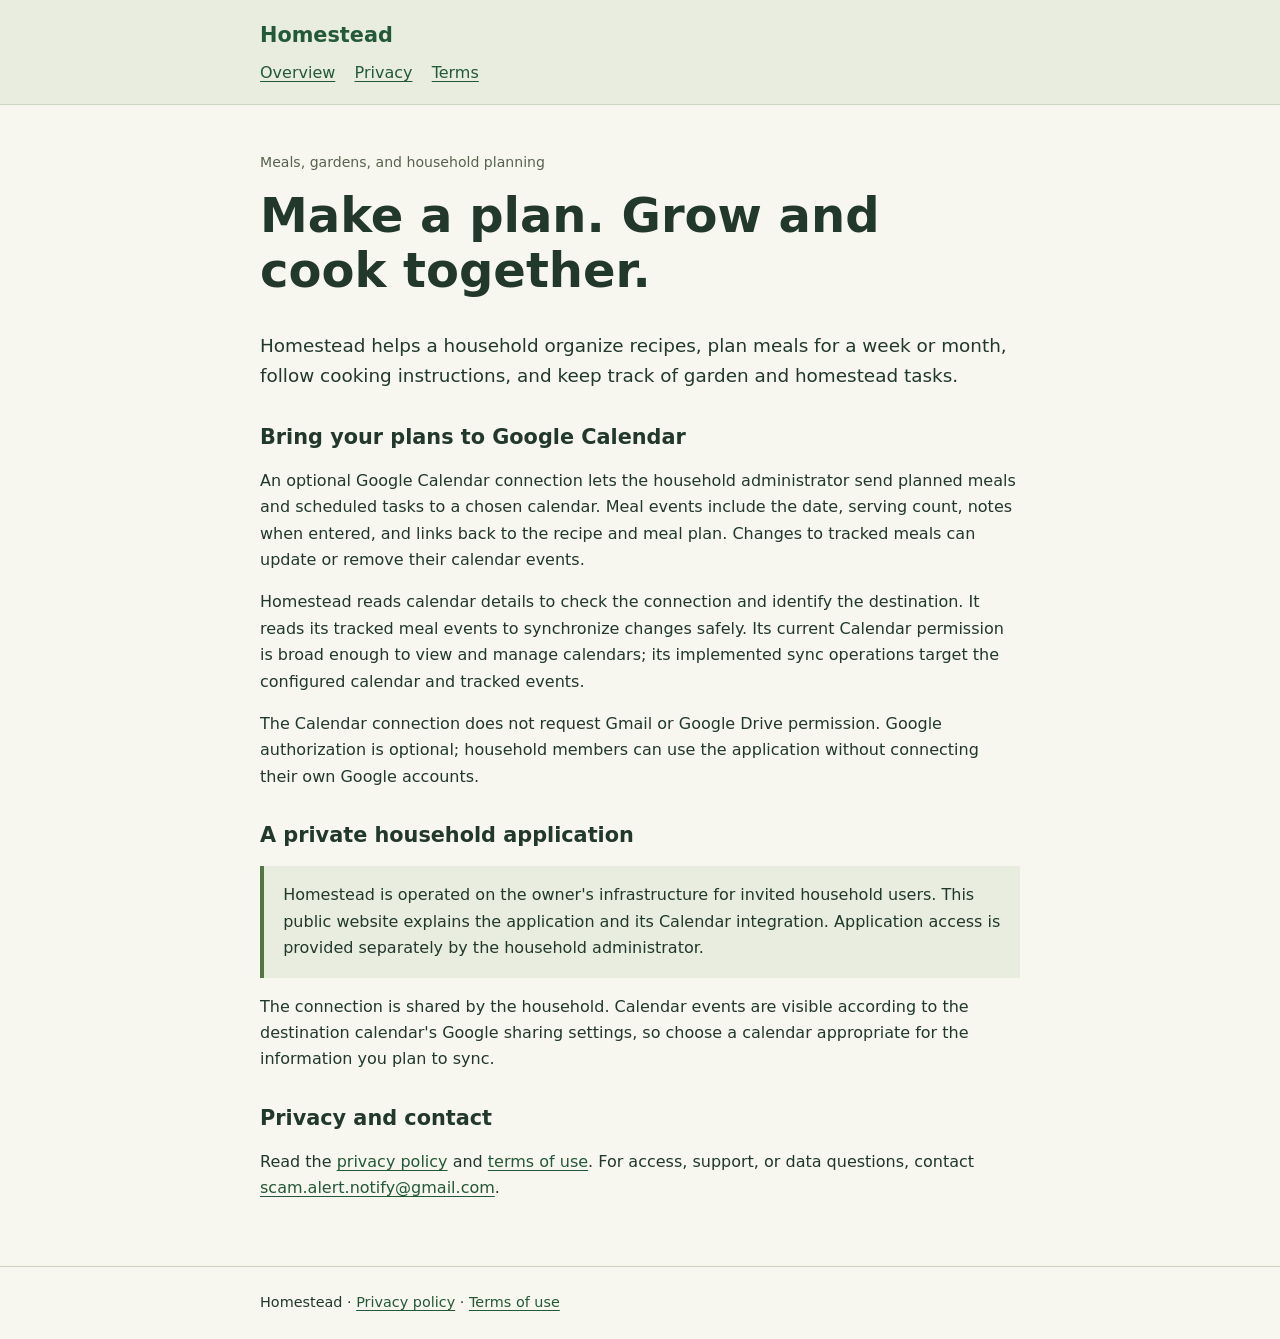
<file: index.html>
<!doctype html>
<html lang="en">
<head>
<meta charset="utf-8">
<meta name="viewport" content="width=device-width, initial-scale=1">
<meta name="description" content="Homestead helps a household plan meals, follow recipes, and organize garden tasks. Learn about its optional Google Calendar connection.">
<title>Homestead | Meals, gardens, and household planning</title>
<link rel="stylesheet" href="style.css">
</head>
<body>
<header><div class="wrap"><a class="brand" href="./">Homestead</a><nav aria-label="Main navigation"><a href="./" aria-current="page">Overview</a><a href="privacy.html">Privacy</a><a href="terms.html">Terms</a></nav></div></header>
<main class="wrap">
<p class="eyebrow">Meals, gardens, and household planning</p>
<h1>Make a plan. Grow and cook together.</h1>
<p class="intro">Homestead helps a household organize recipes, plan meals for a week or month, follow cooking instructions, and keep track of garden and homestead tasks.</p>
<h2>Bring your plans to Google Calendar</h2>
<p>An optional Google Calendar connection lets the household administrator send planned meals and scheduled tasks to a chosen calendar. Meal events include the date, serving count, notes when entered, and links back to the recipe and meal plan. Changes to tracked meals can update or remove their calendar events.</p>
<p>Homestead reads calendar details to check the connection and identify the destination. It reads its tracked meal events to synchronize changes safely. Its current Calendar permission is broad enough to view and manage calendars; its implemented sync operations target the configured calendar and tracked events.</p>
<p>The Calendar connection does not request Gmail or Google Drive permission. Google authorization is optional; household members can use the application without connecting their own Google accounts.</p>
<h2>A private household application</h2>
<p class="note">Homestead is operated on the owner's infrastructure for invited household users. This public website explains the application and its Calendar integration. Application access is provided separately by the household administrator.</p>
<p>The connection is shared by the household. Calendar events are visible according to the destination calendar's Google sharing settings, so choose a calendar appropriate for the information you plan to sync.</p>
<h2>Privacy and contact</h2>
<p>Read the <a href="privacy.html">privacy policy</a> and <a href="terms.html">terms of use</a>. For access, support, or data questions, contact <a href="mailto:scam.alert.notify@gmail.com">scam.alert.notify@gmail.com</a>.</p>
</main>
<footer><div class="wrap">Homestead · <a href="privacy.html">Privacy policy</a> · <a href="terms.html">Terms of use</a></div></footer>
</body>
</html>
</file>
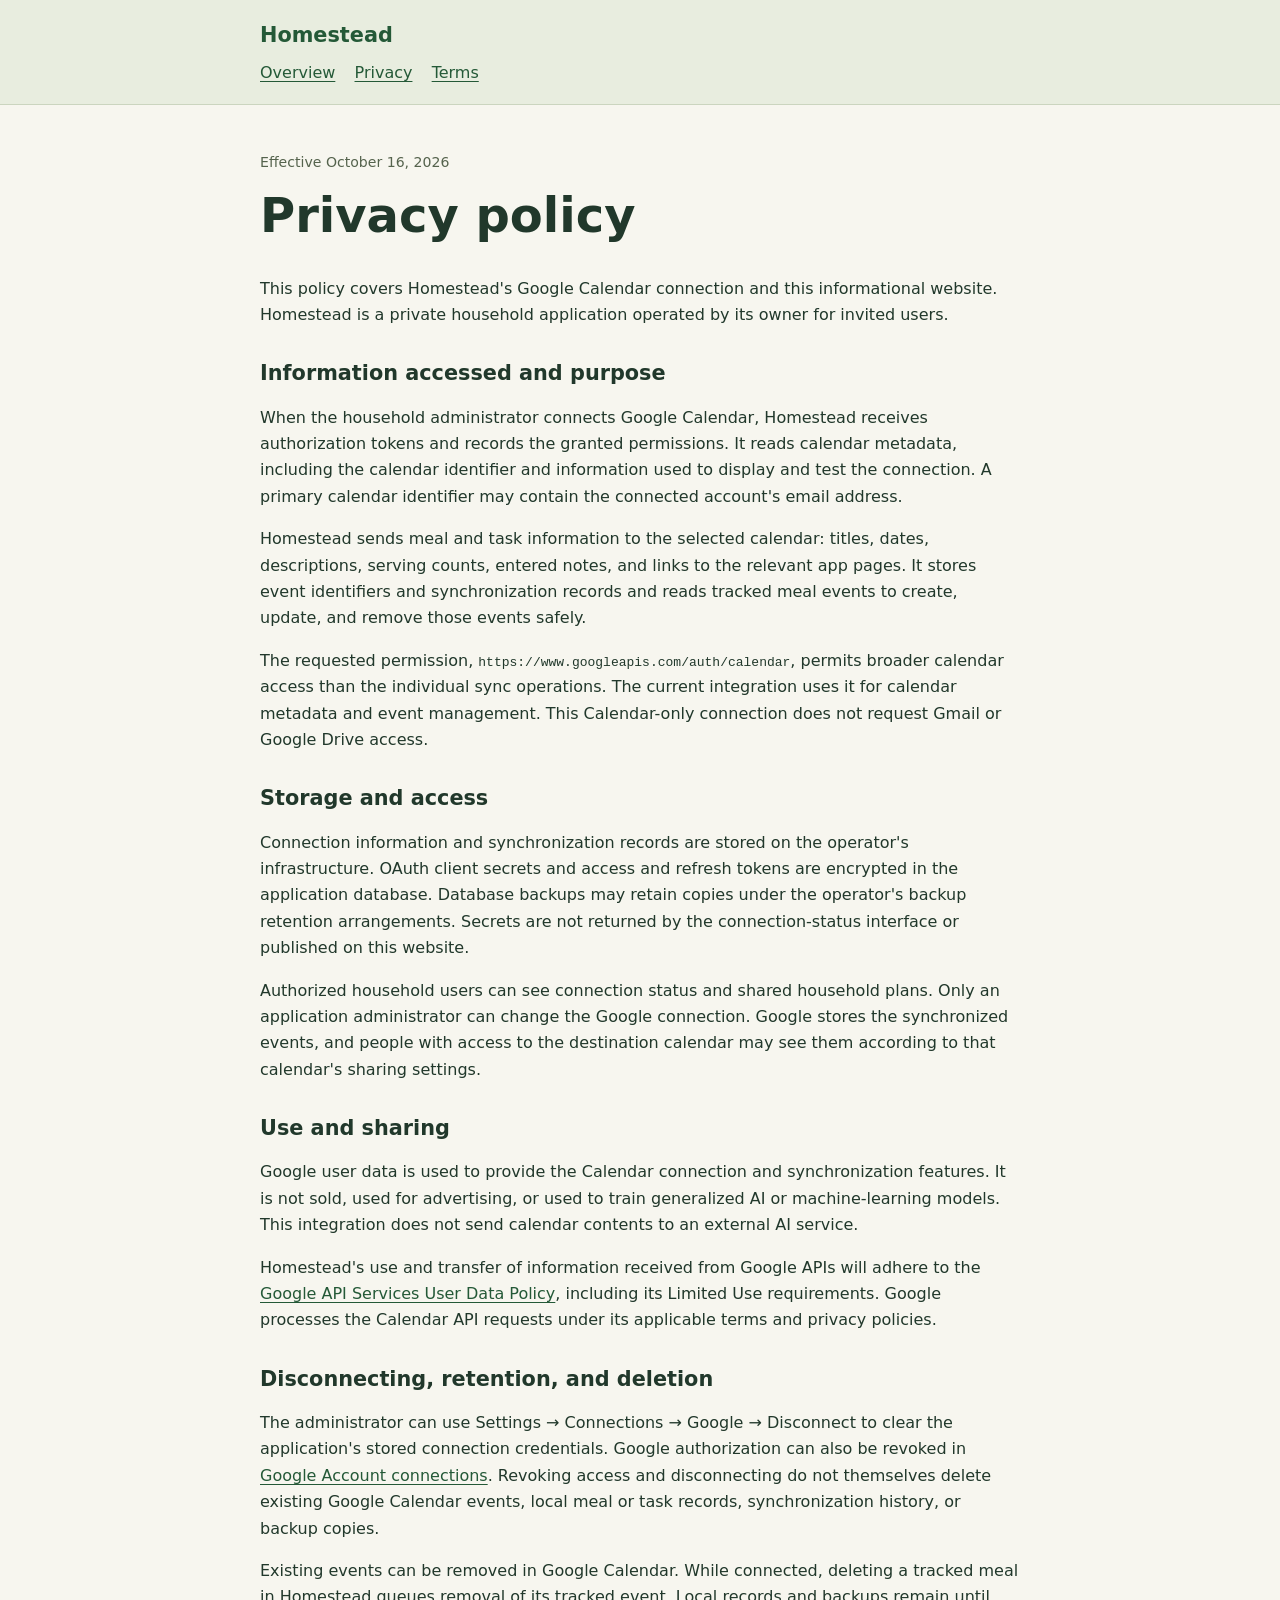
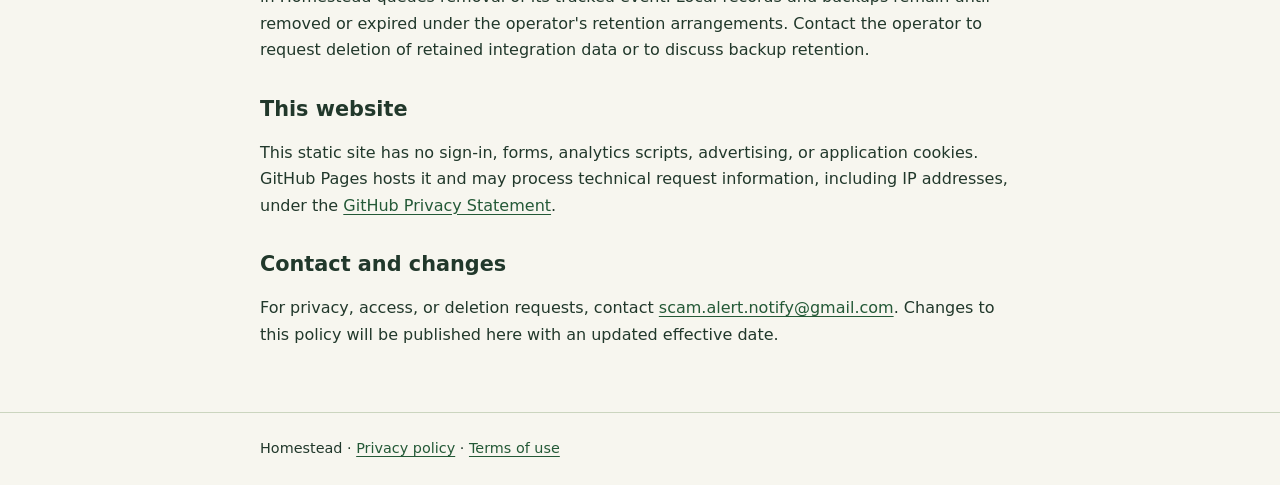
<file: privacy.html>
<!doctype html>
<html lang="en">
<head>
<meta charset="utf-8">
<meta name="viewport" content="width=device-width, initial-scale=1">
<meta name="description" content="How Homestead's Google Calendar connection accesses, uses, stores, and shares information.">
<title>Privacy policy | Homestead</title>
<link rel="stylesheet" href="style.css">
</head>
<body>
<header><div class="wrap"><a class="brand" href="./">Homestead</a><nav aria-label="Main navigation"><a href="./">Overview</a><a href="privacy.html" aria-current="page">Privacy</a><a href="terms.html">Terms</a></nav></div></header>
<main class="wrap">
<p class="eyebrow">Effective October 16, 2026</p>
<h1>Privacy policy</h1>
<p>This policy covers Homestead's Google Calendar connection and this informational website. Homestead is a private household application operated by its owner for invited users.</p>
<h2>Information accessed and purpose</h2>
<p>When the household administrator connects Google Calendar, Homestead receives authorization tokens and records the granted permissions. It reads calendar metadata, including the calendar identifier and information used to display and test the connection. A primary calendar identifier may contain the connected account's email address.</p>
<p>Homestead sends meal and task information to the selected calendar: titles, dates, descriptions, serving counts, entered notes, and links to the relevant app pages. It stores event identifiers and synchronization records and reads tracked meal events to create, update, and remove those events safely.</p>
<p>The requested permission, <code>https://www.googleapis.com/auth/calendar</code>, permits broader calendar access than the individual sync operations. The current integration uses it for calendar metadata and event management. This Calendar-only connection does not request Gmail or Google Drive access.</p>
<h2>Storage and access</h2>
<p>Connection information and synchronization records are stored on the operator's infrastructure. OAuth client secrets and access and refresh tokens are encrypted in the application database. Database backups may retain copies under the operator's backup retention arrangements. Secrets are not returned by the connection-status interface or published on this website.</p>
<p>Authorized household users can see connection status and shared household plans. Only an application administrator can change the Google connection. Google stores the synchronized events, and people with access to the destination calendar may see them according to that calendar's sharing settings.</p>
<h2>Use and sharing</h2>
<p>Google user data is used to provide the Calendar connection and synchronization features. It is not sold, used for advertising, or used to train generalized AI or machine-learning models. This integration does not send calendar contents to an external AI service.</p>
<p>Homestead's use and transfer of information received from Google APIs will adhere to the <a href="https://developers.google.com/terms/api-services-user-data-policy">Google API Services User Data Policy</a>, including its Limited Use requirements. Google processes the Calendar API requests under its applicable terms and privacy policies.</p>
<h2>Disconnecting, retention, and deletion</h2>
<p>The administrator can use Settings → Connections → Google → Disconnect to clear the application's stored connection credentials. Google authorization can also be revoked in <a href="https://myaccount.google.com/connections">Google Account connections</a>. Revoking access and disconnecting do not themselves delete existing Google Calendar events, local meal or task records, synchronization history, or backup copies.</p>
<p>Existing events can be removed in Google Calendar. While connected, deleting a tracked meal in Homestead queues removal of its tracked event. Local records and backups remain until removed or expired under the operator's retention arrangements. Contact the operator to request deletion of retained integration data or to discuss backup retention.</p>
<h2>This website</h2>
<p>This static site has no sign-in, forms, analytics scripts, advertising, or application cookies. GitHub Pages hosts it and may process technical request information, including IP addresses, under the <a href="https://docs.github.com/en/site-policy/privacy-policies/github-general-privacy-statement">GitHub Privacy Statement</a>.</p>
<h2>Contact and changes</h2>
<p>For privacy, access, or deletion requests, contact <a href="mailto:scam.alert.notify@gmail.com">scam.alert.notify@gmail.com</a>. Changes to this policy will be published here with an updated effective date.</p>
</main>
<footer><div class="wrap">Homestead · <a href="privacy.html">Privacy policy</a> · <a href="terms.html">Terms of use</a></div></footer>
</body>
</html>
</file>
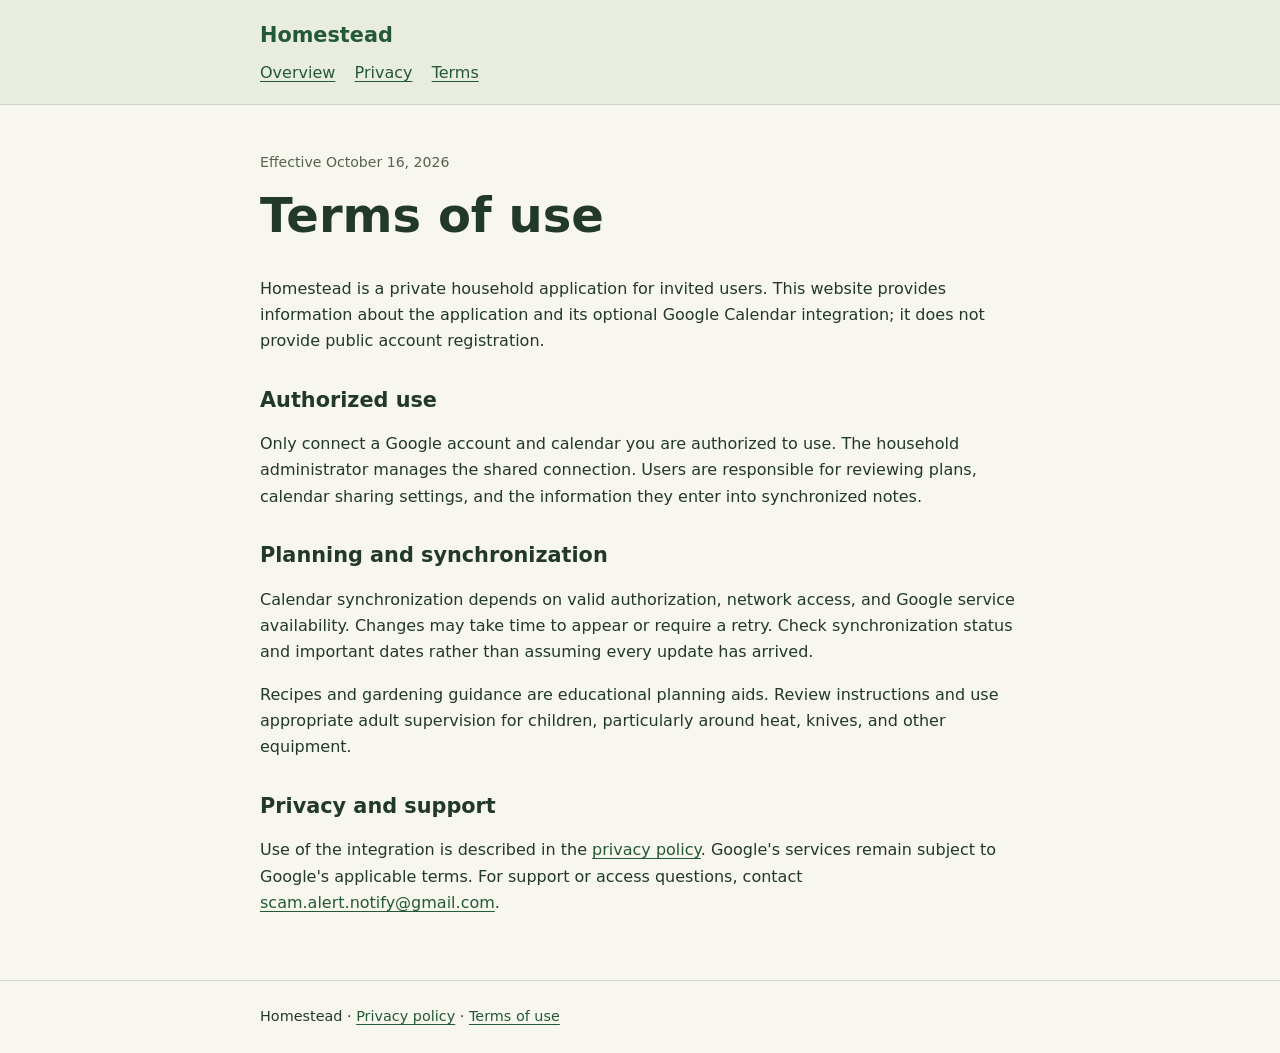
<file: terms.html>
<!doctype html>
<html lang="en">
<head>
<meta charset="utf-8">
<meta name="viewport" content="width=device-width, initial-scale=1">
<meta name="description" content="Intended use of Homestead and its optional Google Calendar connection.">
<title>Terms of use | Homestead</title>
<link rel="stylesheet" href="style.css">
</head>
<body>
<header><div class="wrap"><a class="brand" href="./">Homestead</a><nav aria-label="Main navigation"><a href="./">Overview</a><a href="privacy.html">Privacy</a><a href="terms.html" aria-current="page">Terms</a></nav></div></header>
<main class="wrap">
<p class="eyebrow">Effective October 16, 2026</p>
<h1>Terms of use</h1>
<p>Homestead is a private household application for invited users. This website provides information about the application and its optional Google Calendar integration; it does not provide public account registration.</p>
<h2>Authorized use</h2>
<p>Only connect a Google account and calendar you are authorized to use. The household administrator manages the shared connection. Users are responsible for reviewing plans, calendar sharing settings, and the information they enter into synchronized notes.</p>
<h2>Planning and synchronization</h2>
<p>Calendar synchronization depends on valid authorization, network access, and Google service availability. Changes may take time to appear or require a retry. Check synchronization status and important dates rather than assuming every update has arrived.</p>
<p>Recipes and gardening guidance are educational planning aids. Review instructions and use appropriate adult supervision for children, particularly around heat, knives, and other equipment.</p>
<h2>Privacy and support</h2>
<p>Use of the integration is described in the <a href="privacy.html">privacy policy</a>. Google's services remain subject to Google's applicable terms. For support or access questions, contact <a href="mailto:scam.alert.notify@gmail.com">scam.alert.notify@gmail.com</a>.</p>
</main>
<footer><div class="wrap">Homestead · <a href="privacy.html">Privacy policy</a> · <a href="terms.html">Terms of use</a></div></footer>
</body>
</html>
</file>
<file: style.css>
:root { color-scheme: light; font-family: system-ui, sans-serif; color: #21382b; background: #f7f6ef; line-height: 1.65; }
* { box-sizing: border-box; }
body { margin: 0; }
.wrap { width: min(100% - 2.5rem, 760px); margin-inline: auto; }
header { background: #e8eddf; border-bottom: 1px solid #cbd5bf; padding: 1.1rem 0; }
.brand { font-size: 1.3rem; font-weight: 750; text-decoration: none; }
nav { display: flex; flex-wrap: wrap; gap: 1.2rem; margin-top: .5rem; }
a { color: #245937; text-underline-offset: .2em; }
a:hover { color: #132f1d; }
a:focus-visible { outline: 3px solid #8e5b22; outline-offset: 4px; }
main { padding-block: 2rem 3rem; }
h1 { font-size: clamp(2rem, 6vw, 3rem); line-height: 1.15; margin-top: .4rem; }
h2 { font-size: 1.3rem; margin-top: 2rem; line-height: 1.3; }
.eyebrow { color: #55634d; font-size: .88rem; }
.intro { font-size: 1.15rem; }
.note { padding: 1rem 1.2rem; background: #e8eddf; border-left: 4px solid #567547; }
footer { border-top: 1px solid #cbd5bf; padding-block: 1.5rem; font-size: .9rem; }
code { overflow-wrap: anywhere; }
li { margin-block: .4rem; }
</file>
